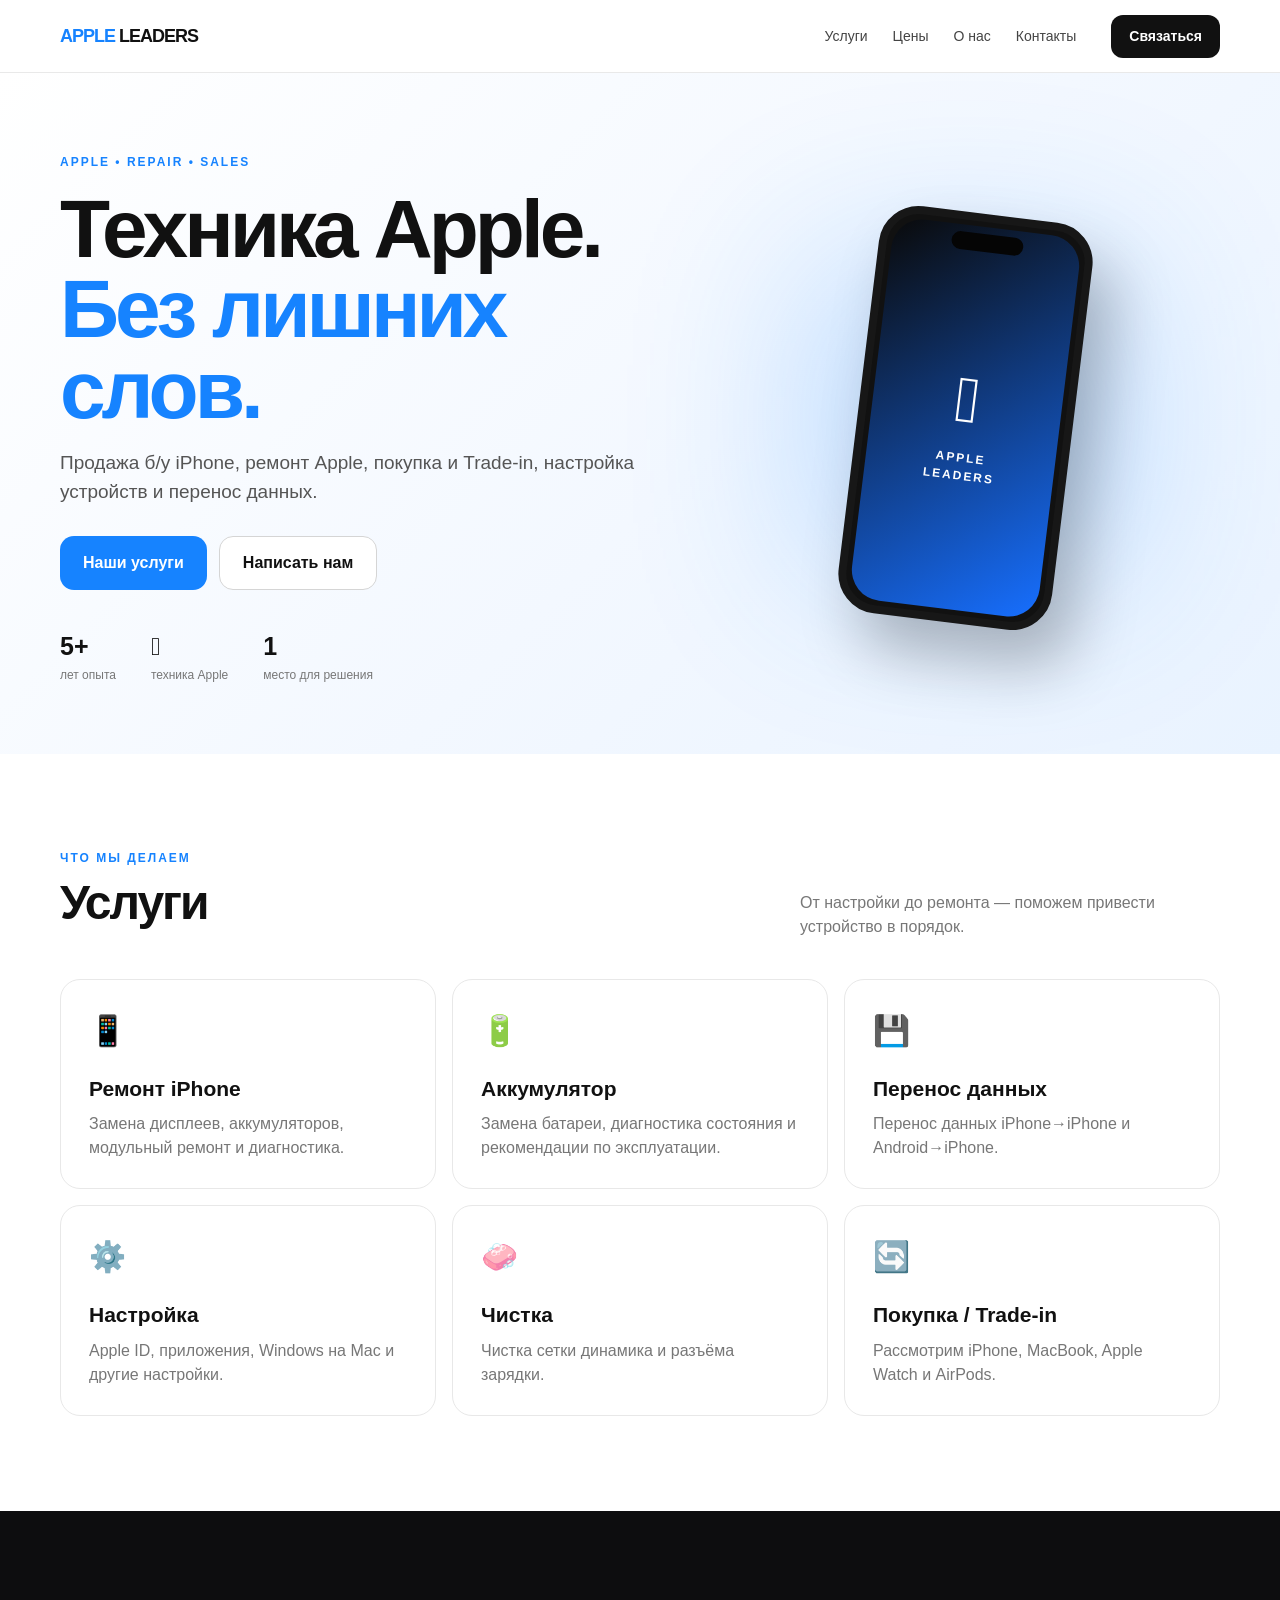
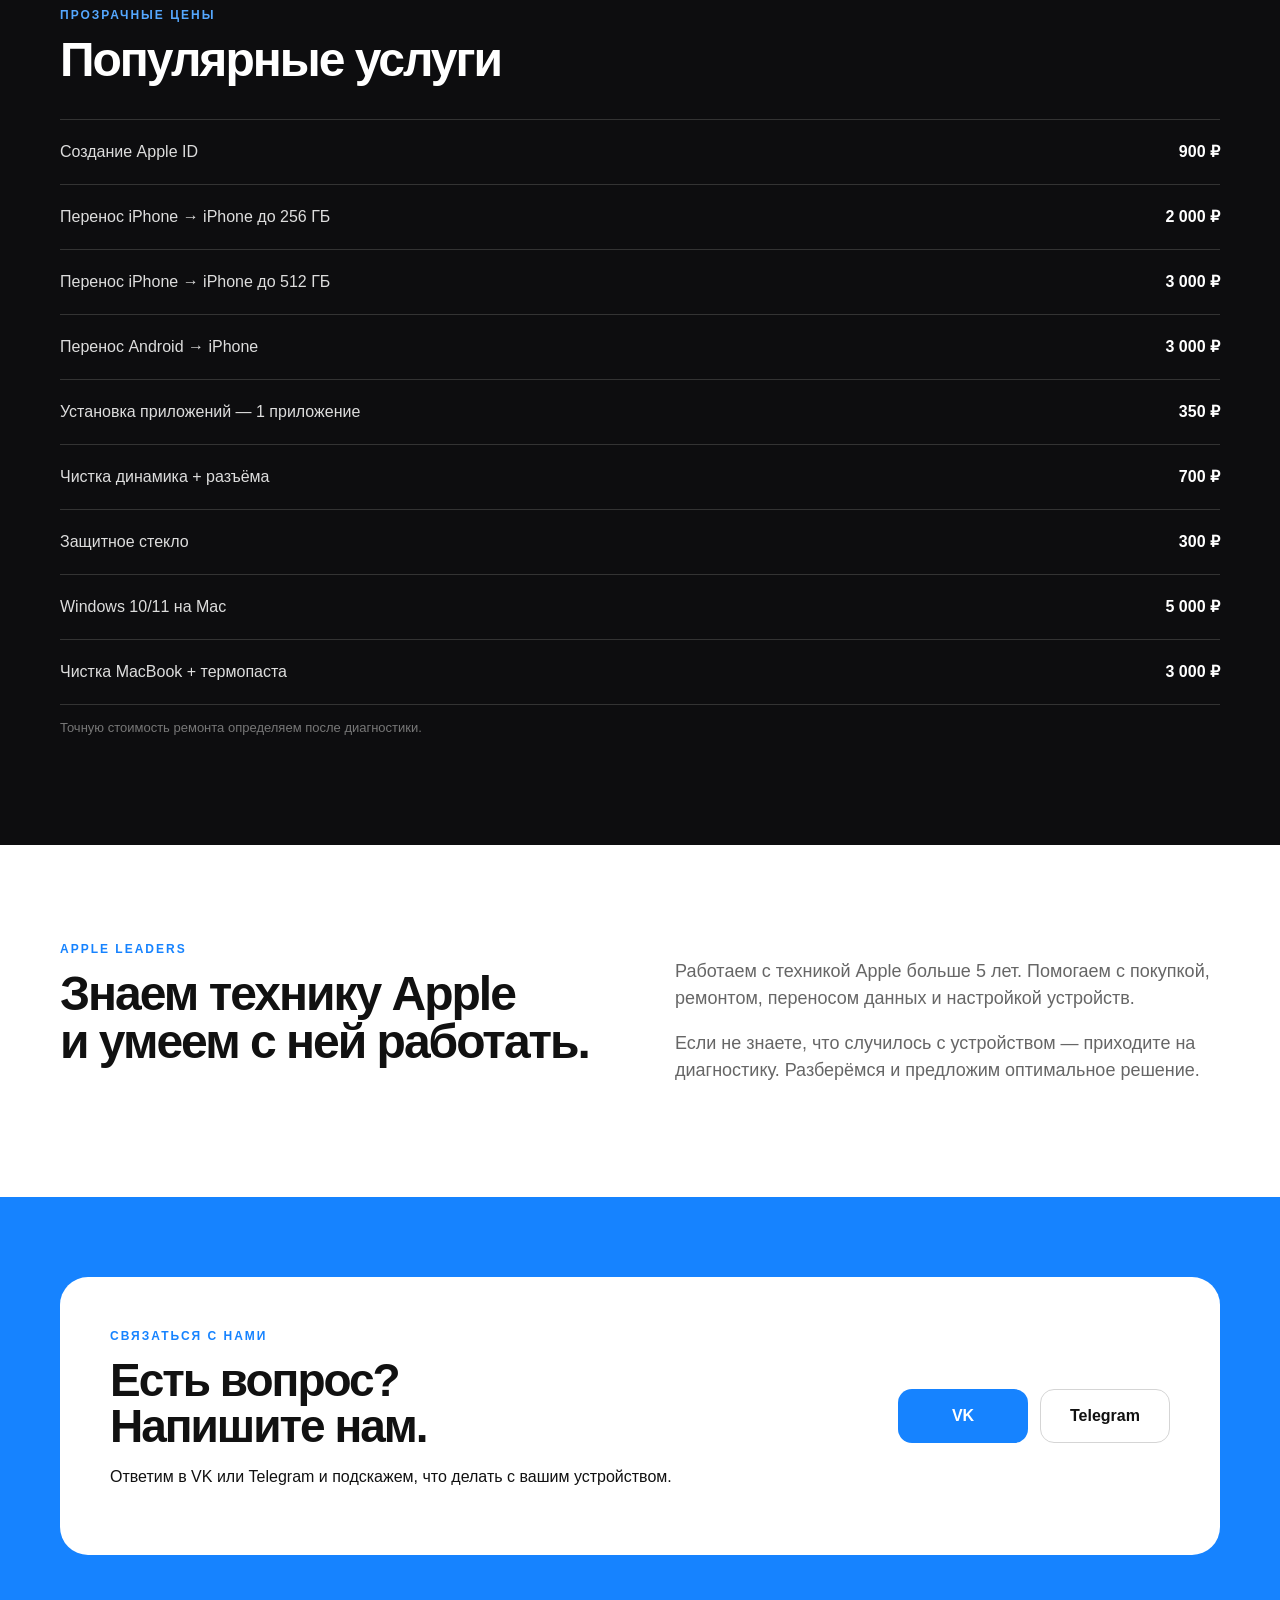
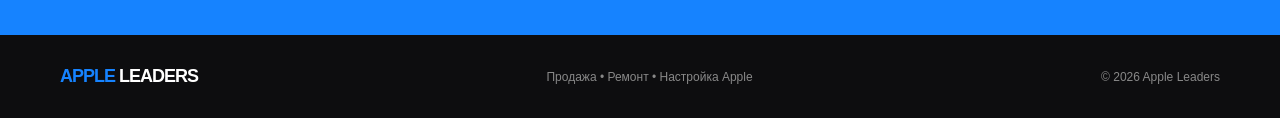
<file: index.html>
<!doctype html>
<html lang="ru">
<head>
  <meta charset="utf-8">
  <meta name="viewport" content="width=device-width, initial-scale=1">
  <meta name="description" content="Apple Leaders — продажа, ремонт и настройка техники Apple. Б/у iPhone, ремонт, Trade-in и услуги.">
  <title>Apple Leaders — Apple техника и ремонт</title>
  <link rel="stylesheet" href="style.css">
</head>
<body>
<header class="header">
  <div class="container nav">
    <a class="logo" href="#top"><span>APPLE</span> LEADERS</a>
    <nav>
      <a href="#services">Услуги</a>
      <a href="#prices">Цены</a>
      <a href="#about">О нас</a>
      <a href="#contacts">Контакты</a>
    </nav>
    <a class="nav-btn" href="#contacts">Связаться</a>
  </div>
</header>

<main id="top">
  <section class="hero">
    <div class="container hero-grid">
      <div>
        <div class="badge">APPLE • REPAIR • SALES</div>
        <h1>Техника Apple.<br><span>Без лишних слов.</span></h1>
        <p class="hero-text">Продажа б/у iPhone, ремонт Apple, покупка и Trade-in, настройка устройств и перенос данных.</p>
        <div class="hero-actions">
          <a class="btn primary" href="#services">Наши услуги</a>
          <a class="btn secondary" href="#contacts">Написать нам</a>
        </div>
        <div class="stats">
          <div><b>5+</b><span>лет опыта</span></div>
          <div><b></b><span>техника Apple</span></div>
          <div><b>1</b><span>место для решения</span></div>
        </div>
      </div>
      <div class="device-card">
        <div class="glow"></div>
        <div class="iphone">
          <div class="camera"></div>
          <div class="screen">
            <div class="screen-logo"></div>
            <div class="screen-text">APPLE<br>LEADERS</div>
          </div>
        </div>
      </div>
    </div>
  </section>

  <section id="services" class="section">
    <div class="container">
      <div class="section-head">
        <div><div class="eyebrow">ЧТО МЫ ДЕЛАЕМ</div><h2>Услуги</h2></div>
        <p>От настройки до ремонта — поможем привести устройство в порядок.</p>
      </div>
      <div class="cards">
        <article class="card"><div class="icon">📱</div><h3>Ремонт iPhone</h3><p>Замена дисплеев, аккумуляторов, модульный ремонт и диагностика.</p></article>
        <article class="card"><div class="icon">🔋</div><h3>Аккумулятор</h3><p>Замена батареи, диагностика состояния и рекомендации по эксплуатации.</p></article>
        <article class="card"><div class="icon">💾</div><h3>Перенос данных</h3><p>Перенос данных iPhone→iPhone и Android→iPhone.</p></article>
        <article class="card"><div class="icon">⚙️</div><h3>Настройка</h3><p>Apple ID, приложения, Windows на Mac и другие настройки.</p></article>
        <article class="card"><div class="icon">🧼</div><h3>Чистка</h3><p>Чистка сетки динамика и разъёма зарядки.</p></article>
        <article class="card"><div class="icon">🔄</div><h3>Покупка / Trade-in</h3><p>Рассмотрим iPhone, MacBook, Apple Watch и AirPods.</p></article>
      </div>
    </div>
  </section>

  <section id="prices" class="section dark-section">
    <div class="container">
      <div class="eyebrow">ПРОЗРАЧНЫЕ ЦЕНЫ</div>
      <h2>Популярные услуги</h2>
      <div class="price-list">
        <div><span>Создание Apple ID</span><b>900 ₽</b></div>
        <div><span>Перенос iPhone → iPhone до 256 ГБ</span><b>2 000 ₽</b></div>
        <div><span>Перенос iPhone → iPhone до 512 ГБ</span><b>3 000 ₽</b></div>
        <div><span>Перенос Android → iPhone</span><b>3 000 ₽</b></div>
        <div><span>Установка приложений — 1 приложение</span><b>350 ₽</b></div>
        <div><span>Чистка динамика + разъёма</span><b>700 ₽</b></div>
        <div><span>Защитное стекло</span><b>300 ₽</b></div>
        <div><span>Windows 10/11 на Mac</span><b>5 000 ₽</b></div>
        <div><span>Чистка MacBook + термопаста</span><b>3 000 ₽</b></div>
      </div>
      <p class="note">Точную стоимость ремонта определяем после диагностики.</p>
    </div>
  </section>

  <section id="about" class="section">
    <div class="container about">
      <div>
        <div class="eyebrow">APPLE LEADERS</div>
        <h2>Знаем технику Apple<br>и умеем с ней работать.</h2>
      </div>
      <div class="about-text">
        <p>Работаем с техникой Apple больше 5 лет. Помогаем с покупкой, ремонтом, переносом данных и настройкой устройств.</p>
        <p>Если не знаете, что случилось с устройством — приходите на диагностику. Разберёмся и предложим оптимальное решение.</p>
      </div>
    </div>
  </section>

  <section id="contacts" class="contact-section">
    <div class="container contact-box">
      <div>
        <div class="eyebrow">СВЯЗАТЬСЯ С НАМИ</div>
        <h2>Есть вопрос?<br>Напишите нам.</h2>
        <p>Ответим в VK или Telegram и подскажем, что делать с вашим устройством.</p>
      </div>
      <div class="contact-actions">
        <a class="btn primary big" href="https://vk.ru/appleleadersphone" target="_blank" rel="noopener">VK</a>
        <a class="btn secondary big" href="https://t.me/appleleaders" target="_blank" rel="noopener">Telegram</a>
      </div>
    </div>
  </section>
</main>

<footer>
  <div class="container footer">
    <div class="logo"><span>APPLE</span> LEADERS</div>
    <div>Продажа • Ремонт • Настройка Apple</div>
    <div>© 2026 Apple Leaders</div>
  </div>
</footer>
</body>
</html>
</file>
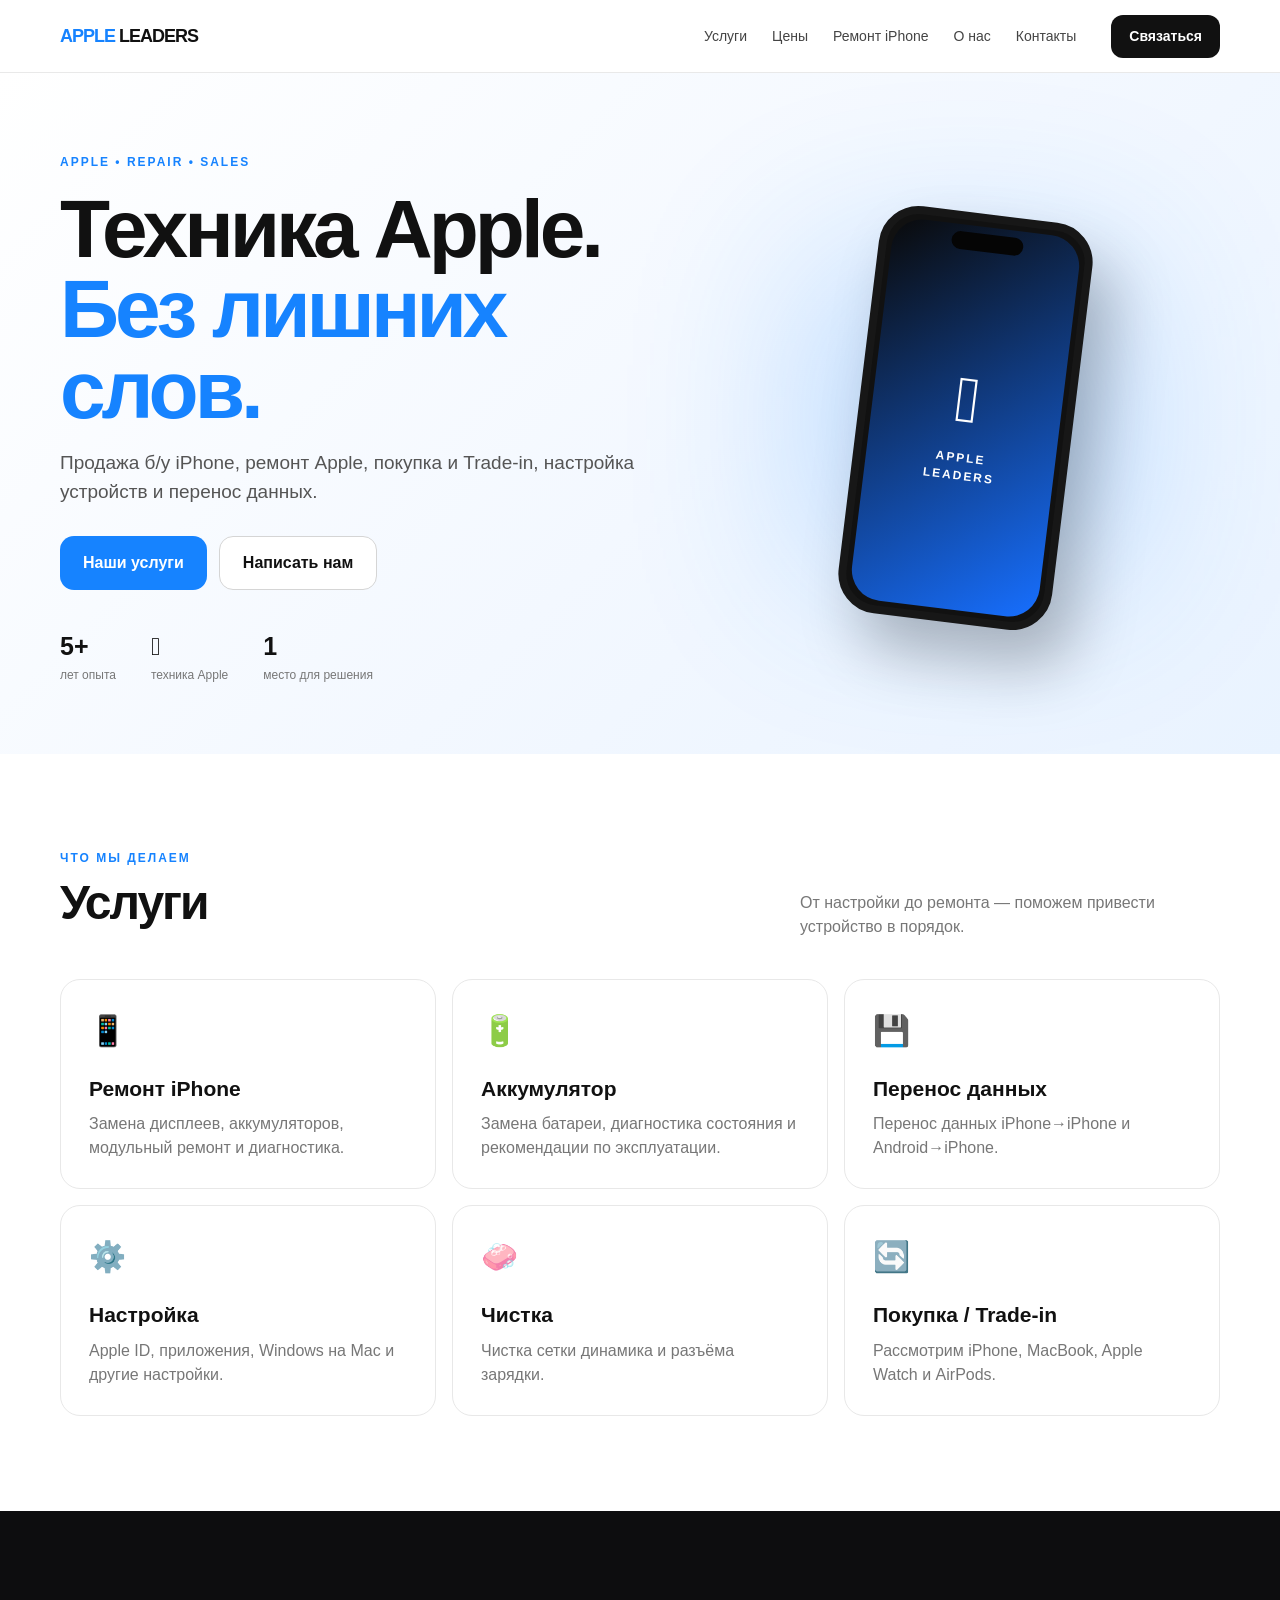
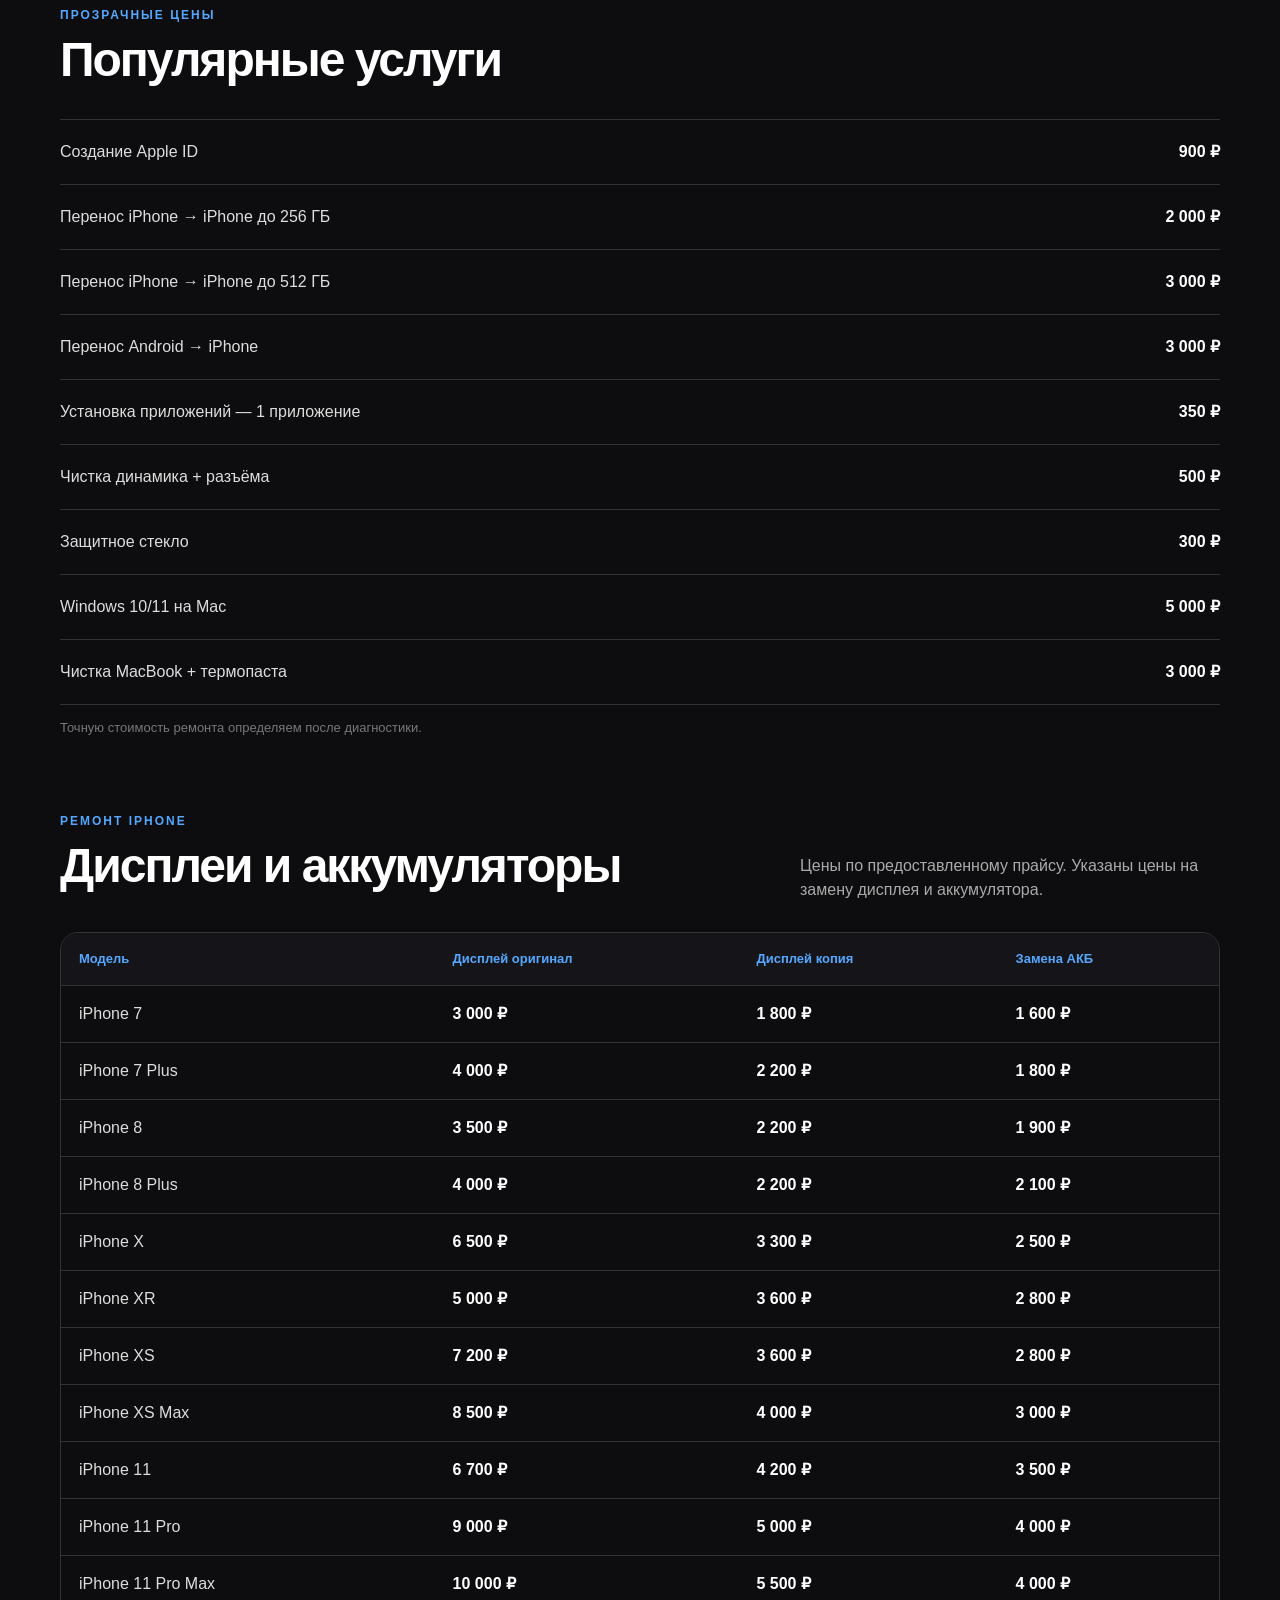
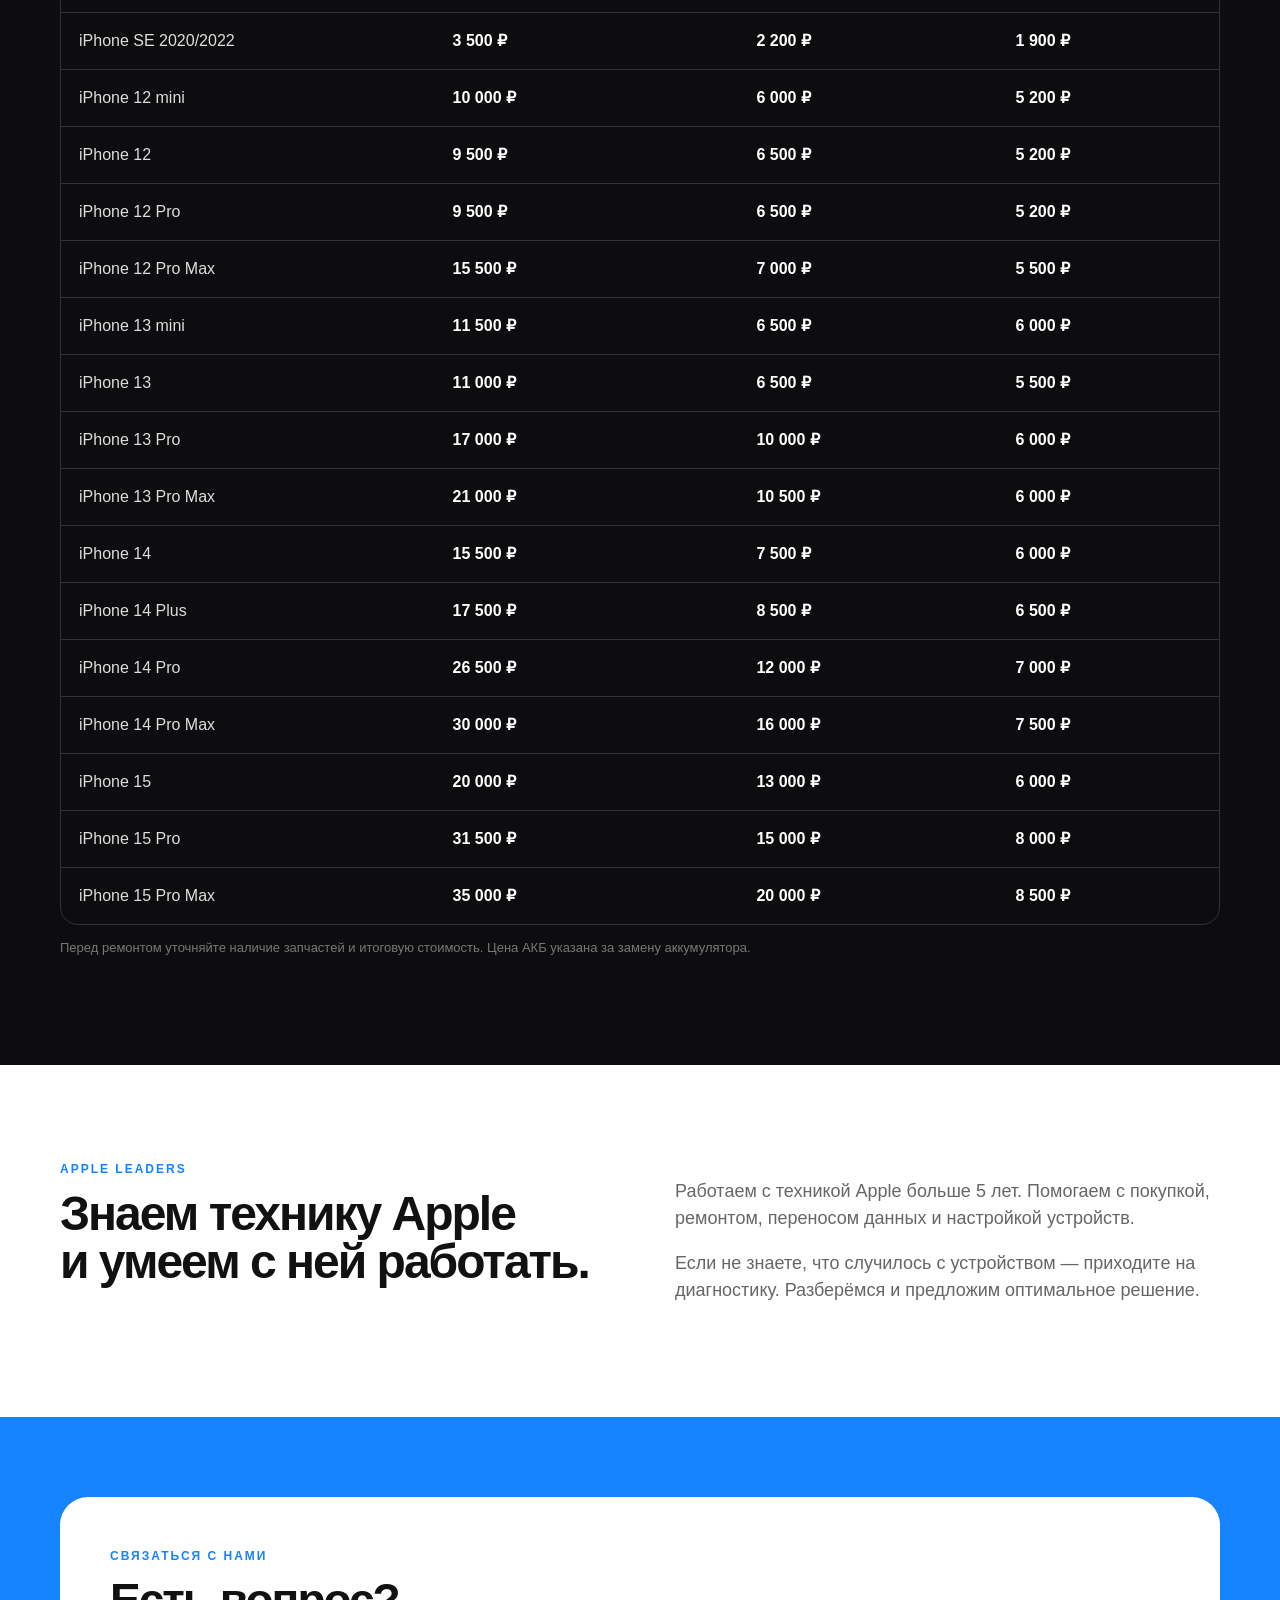
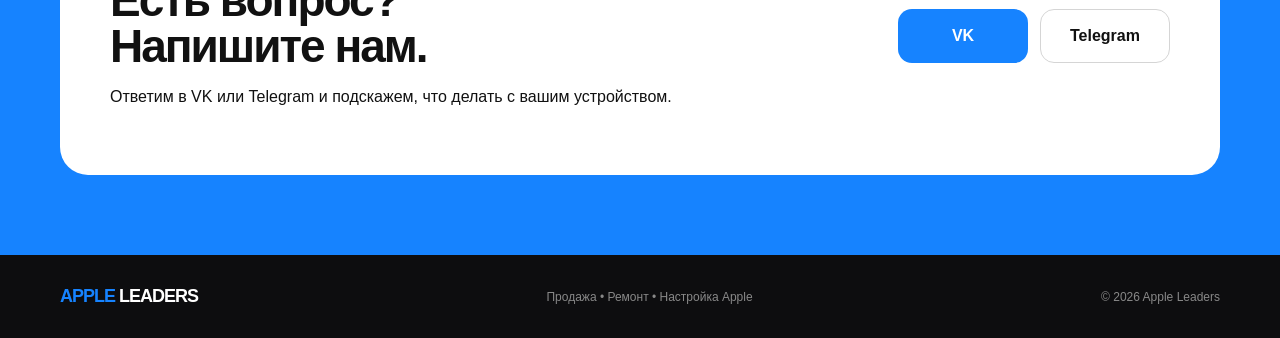
<file: apple-leaders-index-with-akb.html>
<!doctype html>
<html lang="ru">
<head>
  <meta charset="utf-8">
  <meta name="viewport" content="width=device-width, initial-scale=1">
  <meta name="description" content="Apple Leaders — продажа, ремонт и настройка техники Apple. Б/у iPhone, ремонт, Trade-in и услуги.">
  <title>Apple Leaders — Apple техника и ремонт</title>
  <style>
    *{box-sizing:border-box}html{scroll-behavior:smooth}body{margin:0;font-family:-apple-system,BlinkMacSystemFont,"Segoe UI",Arial,sans-serif;background:#fff;color:#111;line-height:1.5}
    .container{width:min(1160px,calc(100% - 40px));margin:auto}.header{position:sticky;top:0;z-index:10;background:rgba(255,255,255,.94);backdrop-filter:blur(14px);border-bottom:1px solid #e9e9e9}
    .nav{height:72px;display:flex;align-items:center;gap:35px}.logo{font-weight:900;letter-spacing:-1px;text-decoration:none;color:#111;font-size:18px;white-space:nowrap}.logo span{color:#1683ff}
    nav{display:flex;gap:25px;margin-left:auto}nav a{color:#444;text-decoration:none;font-size:14px}.nav-btn{background:#111;color:#fff;text-decoration:none;padding:11px 18px;border-radius:12px;font-weight:700;font-size:14px}
    .hero{overflow:hidden;background:linear-gradient(135deg,#fff 0%,#f3f8ff 55%,#e9f3ff 100%);padding:80px 0 70px}.hero-grid{display:grid;grid-template-columns:1.1fr .9fr;align-items:center;gap:30px}
    .badge,.eyebrow{color:#1683ff;font-weight:800;font-size:12px;letter-spacing:2px}.hero h1{font-size:clamp(48px,7vw,82px);line-height:.98;letter-spacing:-4px;margin:18px 0}.hero h1 span{color:#1683ff}
    .hero-text{max-width:650px;color:#555;font-size:19px}.hero-actions{display:flex;gap:12px;margin:30px 0}.btn{display:inline-flex;justify-content:center;align-items:center;text-decoration:none;border-radius:14px;padding:14px 23px;font-weight:800}.primary{background:#1683ff;color:#fff}.secondary{border:1px solid #d5d5d5;color:#111;background:#fff}
    .stats{display:flex;gap:35px;margin-top:38px}.stats div{display:flex;flex-direction:column}.stats b{font-size:25px}.stats span{color:#777;font-size:12px}.device-card{height:460px;display:flex;align-items:center;justify-content:center;position:relative}
    .glow{position:absolute;width:330px;height:330px;background:#1683ff;filter:blur(90px);opacity:.22}.iphone{width:215px;height:410px;border:8px solid #171717;border-radius:40px;background:#111;position:relative;box-shadow:25px 35px 60px rgba(0,0,0,.25);transform:rotate(7deg)}
    .screen{position:absolute;inset:5px;border-radius:31px;background:linear-gradient(145deg,#0a0a0a,#176fff);display:flex;align-items:center;justify-content:center;flex-direction:column;color:white}.camera{position:absolute;z-index:2;top:12px;left:50%;transform:translateX(-50%);width:72px;height:18px;background:#050505;border-radius:20px}.screen-logo{font-size:65px}.screen-text{text-align:center;font-weight:900;letter-spacing:2px;font-size:12px}
    .section{padding:95px 0}.section-head{display:flex;justify-content:space-between;align-items:end;margin-bottom:40px}.section-head p{max-width:420px;color:#777;margin:0}h2{font-size:48px;line-height:1;letter-spacing:-2px;margin:12px 0}
    .cards{display:grid;grid-template-columns:repeat(3,1fr);gap:16px}.card{border:1px solid #e8e8e8;border-radius:20px;padding:28px;min-height:210px}.icon{font-size:30px;margin-bottom:20px}.card h3{margin:0 0 8px;font-size:21px}.card p{margin:0;color:#777}
    .dark-section{background:#0d0d0f;color:#fff}.dark-section .eyebrow{color:#55a8ff}.price-list{margin-top:35px;border-top:1px solid #333}.price-list div{display:flex;justify-content:space-between;gap:20px;padding:20px 0;border-bottom:1px solid #333;color:#ddd}.price-list b{color:#fff;white-space:nowrap}.note{color:#777;font-size:13px}
    .repair-prices{margin-top:75px}.repair-head{display:flex;justify-content:space-between;align-items:end;gap:30px;margin-bottom:30px}.repair-head p{max-width:420px;color:#aaa;margin:0}
    .table-wrap{overflow-x:auto;border:1px solid #333;border-radius:18px}.repair-table{width:100%;min-width:680px;border-collapse:collapse}.repair-table th,.repair-table td{padding:16px 18px;text-align:left;border-bottom:1px solid #333}.repair-table th{background:#151519;color:#55a8ff;font-size:13px;white-space:nowrap}.repair-table td{color:#ddd}.repair-table td:not(:first-child){font-weight:700;color:#fff;white-space:nowrap}.repair-table tr:last-child td{border-bottom:0}
    .about{display:grid;grid-template-columns:1fr 1fr;gap:70px;align-items:start}.about-text{color:#666;font-size:18px}.contact-section{padding:80px 0;background:#1683ff}.contact-box{background:#fff;border-radius:28px;padding:50px;display:flex;align-items:center;justify-content:space-between;gap:30px}.contact-actions{display:flex;gap:12px}.big{min-width:130px}.contact-section h2{font-size:46px}
    footer{background:#0d0d0f;color:#888;padding:28px 0}.footer{display:flex;justify-content:space-between;gap:20px;align-items:center;font-size:12px}.footer .logo{color:#fff}
    @media(max-width:800px){.nav{gap:15px}nav{display:none}.hero{padding-top:55px}.hero-grid{grid-template-columns:1fr}.device-card{height:360px}.cards{grid-template-columns:1fr 1fr}.about{grid-template-columns:1fr;gap:20px}.contact-box{flex-direction:column;align-items:flex-start}.footer{flex-direction:column;align-items:flex-start}.repair-head{display:block}.repair-head p{margin-top:18px}}
    @media(max-width:520px){.container{width:min(100% - 28px,1160px)}.hero h1{font-size:50px;letter-spacing:-3px}.hero-text{font-size:16px}.stats{gap:18px}.cards{grid-template-columns:1fr}.section{padding:65px 0}h2{font-size:38px}.section-head{display:block}.section-head p{margin-top:18px}.contact-box{padding:30px}.contact-section h2{font-size:38px}.contact-actions{width:100%}.contact-actions .btn{flex:1}}
  </style>
</head>
<body>
<header class="header"><div class="container nav">
  <a class="logo" href="#top"><span>APPLE</span> LEADERS</a>
  <nav><a href="#services">Услуги</a><a href="#prices">Цены</a><a href="#iphone-repair">Ремонт iPhone</a><a href="#about">О нас</a><a href="#contacts">Контакты</a></nav>
  <a class="nav-btn" href="#contacts">Связаться</a>
</div></header>

<main id="top">
<section class="hero"><div class="container hero-grid"><div>
  <div class="badge">APPLE • REPAIR • SALES</div><h1>Техника Apple.<br><span>Без лишних слов.</span></h1>
  <p class="hero-text">Продажа б/у iPhone, ремонт Apple, покупка и Trade-in, настройка устройств и перенос данных.</p>
  <div class="hero-actions"><a class="btn primary" href="#services">Наши услуги</a><a class="btn secondary" href="#contacts">Написать нам</a></div>
  <div class="stats"><div><b>5+</b><span>лет опыта</span></div><div><b></b><span>техника Apple</span></div><div><b>1</b><span>место для решения</span></div></div>
</div><div class="device-card"><div class="glow"></div><div class="iphone"><div class="camera"></div><div class="screen"><div class="screen-logo"></div><div class="screen-text">APPLE<br>LEADERS</div></div></div></div></div></section>

<section id="services" class="section"><div class="container"><div class="section-head"><div><div class="eyebrow">ЧТО МЫ ДЕЛАЕМ</div><h2>Услуги</h2></div><p>От настройки до ремонта — поможем привести устройство в порядок.</p></div>
<div class="cards">
<article class="card"><div class="icon">📱</div><h3>Ремонт iPhone</h3><p>Замена дисплеев, аккумуляторов, модульный ремонт и диагностика.</p></article>
<article class="card"><div class="icon">🔋</div><h3>Аккумулятор</h3><p>Замена батареи, диагностика состояния и рекомендации по эксплуатации.</p></article>
<article class="card"><div class="icon">💾</div><h3>Перенос данных</h3><p>Перенос данных iPhone→iPhone и Android→iPhone.</p></article>
<article class="card"><div class="icon">⚙️</div><h3>Настройка</h3><p>Apple ID, приложения, Windows на Mac и другие настройки.</p></article>
<article class="card"><div class="icon">🧼</div><h3>Чистка</h3><p>Чистка сетки динамика и разъёма зарядки.</p></article>
<article class="card"><div class="icon">🔄</div><h3>Покупка / Trade-in</h3><p>Рассмотрим iPhone, MacBook, Apple Watch и AirPods.</p></article>
</div></div></section>

<section id="prices" class="section dark-section"><div class="container">
<div class="eyebrow">ПРОЗРАЧНЫЕ ЦЕНЫ</div><h2>Популярные услуги</h2>
<div class="price-list">
<div><span>Создание Apple ID</span><b>900 ₽</b></div><div><span>Перенос iPhone → iPhone до 256 ГБ</span><b>2 000 ₽</b></div><div><span>Перенос iPhone → iPhone до 512 ГБ</span><b>3 000 ₽</b></div><div><span>Перенос Android → iPhone</span><b>3 000 ₽</b></div><div><span>Установка приложений — 1 приложение</span><b>350 ₽</b></div><div><span>Чистка динамика + разъёма</span><b>500 ₽</b></div><div><span>Защитное стекло</span><b>300 ₽</b></div><div><span>Windows 10/11 на Mac</span><b>5 000 ₽</b></div><div><span>Чистка MacBook + термопаста</span><b>3 000 ₽</b></div>
</div><p class="note">Точную стоимость ремонта определяем после диагностики.</p>

<div id="iphone-repair" class="repair-prices"><div class="repair-head"><div><div class="eyebrow">РЕМОНТ IPHONE</div><h2>Дисплеи и аккумуляторы</h2></div><p>Цены по предоставленному прайсу. Указаны цены на замену дисплея и аккумулятора.</p></div>
<div class="table-wrap"><table class="repair-table"><thead><tr><th>Модель</th><th>Дисплей оригинал</th><th>Дисплей копия</th><th>Замена АКБ</th></tr></thead><tbody><tr><td>iPhone 7</td><td>3 000 ₽</td><td>1 800 ₽</td><td>1 600 ₽</td></tr><tr><td>iPhone 7 Plus</td><td>4 000 ₽</td><td>2 200 ₽</td><td>1 800 ₽</td></tr><tr><td>iPhone 8</td><td>3 500 ₽</td><td>2 200 ₽</td><td>1 900 ₽</td></tr><tr><td>iPhone 8 Plus</td><td>4 000 ₽</td><td>2 200 ₽</td><td>2 100 ₽</td></tr><tr><td>iPhone X</td><td>6 500 ₽</td><td>3 300 ₽</td><td>2 500 ₽</td></tr><tr><td>iPhone XR</td><td>5 000 ₽</td><td>3 600 ₽</td><td>2 800 ₽</td></tr><tr><td>iPhone XS</td><td>7 200 ₽</td><td>3 600 ₽</td><td>2 800 ₽</td></tr><tr><td>iPhone XS Max</td><td>8 500 ₽</td><td>4 000 ₽</td><td>3 000 ₽</td></tr><tr><td>iPhone 11</td><td>6 700 ₽</td><td>4 200 ₽</td><td>3 500 ₽</td></tr><tr><td>iPhone 11 Pro</td><td>9 000 ₽</td><td>5 000 ₽</td><td>4 000 ₽</td></tr><tr><td>iPhone 11 Pro Max</td><td>10 000 ₽</td><td>5 500 ₽</td><td>4 000 ₽</td></tr><tr><td>iPhone SE 2020/2022</td><td>3 500 ₽</td><td>2 200 ₽</td><td>1 900 ₽</td></tr><tr><td>iPhone 12 mini</td><td>10 000 ₽</td><td>6 000 ₽</td><td>5 200 ₽</td></tr><tr><td>iPhone 12</td><td>9 500 ₽</td><td>6 500 ₽</td><td>5 200 ₽</td></tr><tr><td>iPhone 12 Pro</td><td>9 500 ₽</td><td>6 500 ₽</td><td>5 200 ₽</td></tr><tr><td>iPhone 12 Pro Max</td><td>15 500 ₽</td><td>7 000 ₽</td><td>5 500 ₽</td></tr><tr><td>iPhone 13 mini</td><td>11 500 ₽</td><td>6 500 ₽</td><td>6 000 ₽</td></tr><tr><td>iPhone 13</td><td>11 000 ₽</td><td>6 500 ₽</td><td>5 500 ₽</td></tr><tr><td>iPhone 13 Pro</td><td>17 000 ₽</td><td>10 000 ₽</td><td>6 000 ₽</td></tr><tr><td>iPhone 13 Pro Max</td><td>21 000 ₽</td><td>10 500 ₽</td><td>6 000 ₽</td></tr><tr><td>iPhone 14</td><td>15 500 ₽</td><td>7 500 ₽</td><td>6 000 ₽</td></tr><tr><td>iPhone 14 Plus</td><td>17 500 ₽</td><td>8 500 ₽</td><td>6 500 ₽</td></tr><tr><td>iPhone 14 Pro</td><td>26 500 ₽</td><td>12 000 ₽</td><td>7 000 ₽</td></tr><tr><td>iPhone 14 Pro Max</td><td>30 000 ₽</td><td>16 000 ₽</td><td>7 500 ₽</td></tr><tr><td>iPhone 15</td><td>20 000 ₽</td><td>13 000 ₽</td><td>6 000 ₽</td></tr><tr><td>iPhone 15 Pro</td><td>31 500 ₽</td><td>15 000 ₽</td><td>8 000 ₽</td></tr><tr><td>iPhone 15 Pro Max</td><td>35 000 ₽</td><td>20 000 ₽</td><td>8 500 ₽</td></tr></tbody></table></div>
<p class="note">Перед ремонтом уточняйте наличие запчастей и итоговую стоимость. Цена АКБ указана за замену аккумулятора.</p></div>
</div></section>

<section id="about" class="section"><div class="container about"><div><div class="eyebrow">APPLE LEADERS</div><h2>Знаем технику Apple<br>и умеем с ней работать.</h2></div><div class="about-text"><p>Работаем с техникой Apple больше 5 лет. Помогаем с покупкой, ремонтом, переносом данных и настройкой устройств.</p><p>Если не знаете, что случилось с устройством — приходите на диагностику. Разберёмся и предложим оптимальное решение.</p></div></div></section>

<section id="contacts" class="contact-section"><div class="container contact-box"><div><div class="eyebrow">СВЯЗАТЬСЯ С НАМИ</div><h2>Есть вопрос?<br>Напишите нам.</h2><p>Ответим в VK или Telegram и подскажем, что делать с вашим устройством.</p></div><div class="contact-actions"><a class="btn primary big" href="https://vk.ru/appleleadersphone" target="_blank" rel="noopener">VK</a><a class="btn secondary big" href="https://t.me/appleleaders" target="_blank" rel="noopener">Telegram</a></div></div></section>
</main>
<footer><div class="container footer"><div class="logo"><span>APPLE</span> LEADERS</div><div>Продажа • Ремонт • Настройка Apple</div><div>© 2026 Apple Leaders</div></div></footer>
</body></html>
</file>
<file: style.css>
*{box-sizing:border-box}html{scroll-behavior:smooth}body{margin:0;font-family:-apple-system,BlinkMacSystemFont,"Segoe UI",Arial,sans-serif;background:#fff;color:#111;line-height:1.5}.container{width:min(1160px,calc(100% - 40px));margin:auto}.header{position:sticky;top:0;z-index:10;background:rgba(255,255,255,.92);backdrop-filter:blur(14px);border-bottom:1px solid #e9e9e9}.nav{height:72px;display:flex;align-items:center;gap:35px}.logo{font-weight:900;letter-spacing:-1px;text-decoration:none;color:#111;font-size:18px;white-space:nowrap}.logo span{color:#1683ff}.nav nav{display:flex;gap:25px;margin-left:auto}.nav nav a{color:#444;text-decoration:none;font-size:14px}.nav-btn{background:#111;color:#fff;text-decoration:none;padding:11px 18px;border-radius:12px;font-weight:700;font-size:14px}.hero{overflow:hidden;background:linear-gradient(135deg,#fff 0%,#f3f8ff 55%,#e9f3ff 100%);padding:80px 0 70px}.hero-grid{display:grid;grid-template-columns:1.1fr .9fr;align-items:center;gap:30px}.badge,.eyebrow{color:#1683ff;font-weight:800;font-size:12px;letter-spacing:2px}.hero h1{font-size:clamp(48px,7vw,82px);line-height:.98;letter-spacing:-4px;margin:18px 0}.hero h1 span{color:#1683ff}.hero-text{max-width:650px;color:#555;font-size:19px}.hero-actions{display:flex;gap:12px;margin:30px 0}.btn{display:inline-flex;justify-content:center;align-items:center;text-decoration:none;border-radius:14px;padding:14px 23px;font-weight:800}.primary{background:#1683ff;color:#fff}.secondary{border:1px solid #d5d5d5;color:#111;background:#fff}.stats{display:flex;gap:35px;margin-top:38px}.stats div{display:flex;flex-direction:column}.stats b{font-size:25px}.stats span{color:#777;font-size:12px}.device-card{height:460px;display:flex;align-items:center;justify-content:center;position:relative}.glow{position:absolute;width:330px;height:330px;background:#1683ff;filter:blur(90px);opacity:.22}.iphone{width:215px;height:410px;border:8px solid #171717;border-radius:40px;background:#111;position:relative;box-shadow:25px 35px 60px rgba(0,0,0,.25);transform:rotate(7deg)}.screen{position:absolute;inset:5px;border-radius:31px;background:linear-gradient(145deg,#0a0a0a,#176fff);display:flex;align-items:center;justify-content:center;flex-direction:column;color:white}.camera{position:absolute;z-index:2;top:12px;left:50%;transform:translateX(-50%);width:72px;height:18px;background:#050505;border-radius:20px}.screen-logo{font-size:65px}.screen-text{text-align:center;font-weight:900;letter-spacing:2px;font-size:12px}.section{padding:95px 0}.section-head{display:flex;justify-content:space-between;align-items:end;margin-bottom:40px}.section-head p{max-width:420px;color:#777;margin:0}h2{font-size:48px;line-height:1;letter-spacing:-2px;margin:12px 0}.cards{display:grid;grid-template-columns:repeat(3,1fr);gap:16px}.card{border:1px solid #e8e8e8;border-radius:20px;padding:28px;min-height:210px;transition:.2s}.card:hover{transform:translateY(-4px);box-shadow:0 15px 40px rgba(0,0,0,.07)}.icon{font-size:30px;margin-bottom:20px}.card h3{margin:0 0 8px;font-size:21px}.card p{margin:0;color:#777}.dark-section{background:#0d0d0f;color:#fff}.dark-section .eyebrow{color:#55a8ff}.price-list{margin-top:35px;border-top:1px solid #333}.price-list div{display:flex;justify-content:space-between;gap:20px;padding:20px 0;border-bottom:1px solid #333;color:#ddd}.price-list b{color:#fff;white-space:nowrap}.note{color:#777;font-size:13px}.about{display:grid;grid-template-columns:1fr 1fr;gap:70px;align-items:start}.about-text{color:#666;font-size:18px}.contact-section{padding:80px 0;background:#1683ff}.contact-box{background:#fff;border-radius:28px;padding:50px;display:flex;align-items:center;justify-content:space-between;gap:30px}.contact-actions{display:flex;gap:12px}.big{min-width:130px}.contact-section h2{font-size:46px}footer{background:#0d0d0f;color:#888;padding:28px 0}.footer{display:flex;justify-content:space-between;gap:20px;align-items:center;font-size:12px}.footer .logo{color:#fff}.footer .logo span{color:#1683ff}@media(max-width:800px){.nav{gap:15px}.nav nav{display:none}.hero{padding-top:55px}.hero-grid{grid-template-columns:1fr}.device-card{height:360px}.cards{grid-template-columns:1fr 1fr}.about{grid-template-columns:1fr;gap:20px}.contact-box{flex-direction:column;align-items:flex-start}.footer{flex-direction:column;align-items:flex-start}}@media(max-width:520px){.container{width:min(100% - 28px,1160px)}.hero h1{font-size:50px;letter-spacing:-3px}.hero-text{font-size:16px}.stats{gap:18px}.cards{grid-template-columns:1fr}.section{padding:65px 0}h2{font-size:38px}.section-head{display:block}.section-head p{margin-top:18px}.contact-box{padding:30px}.contact-section h2{font-size:38px}.contact-actions{width:100%}.contact-actions .btn{flex:1}.footer{font-size:11px}}
</file>
